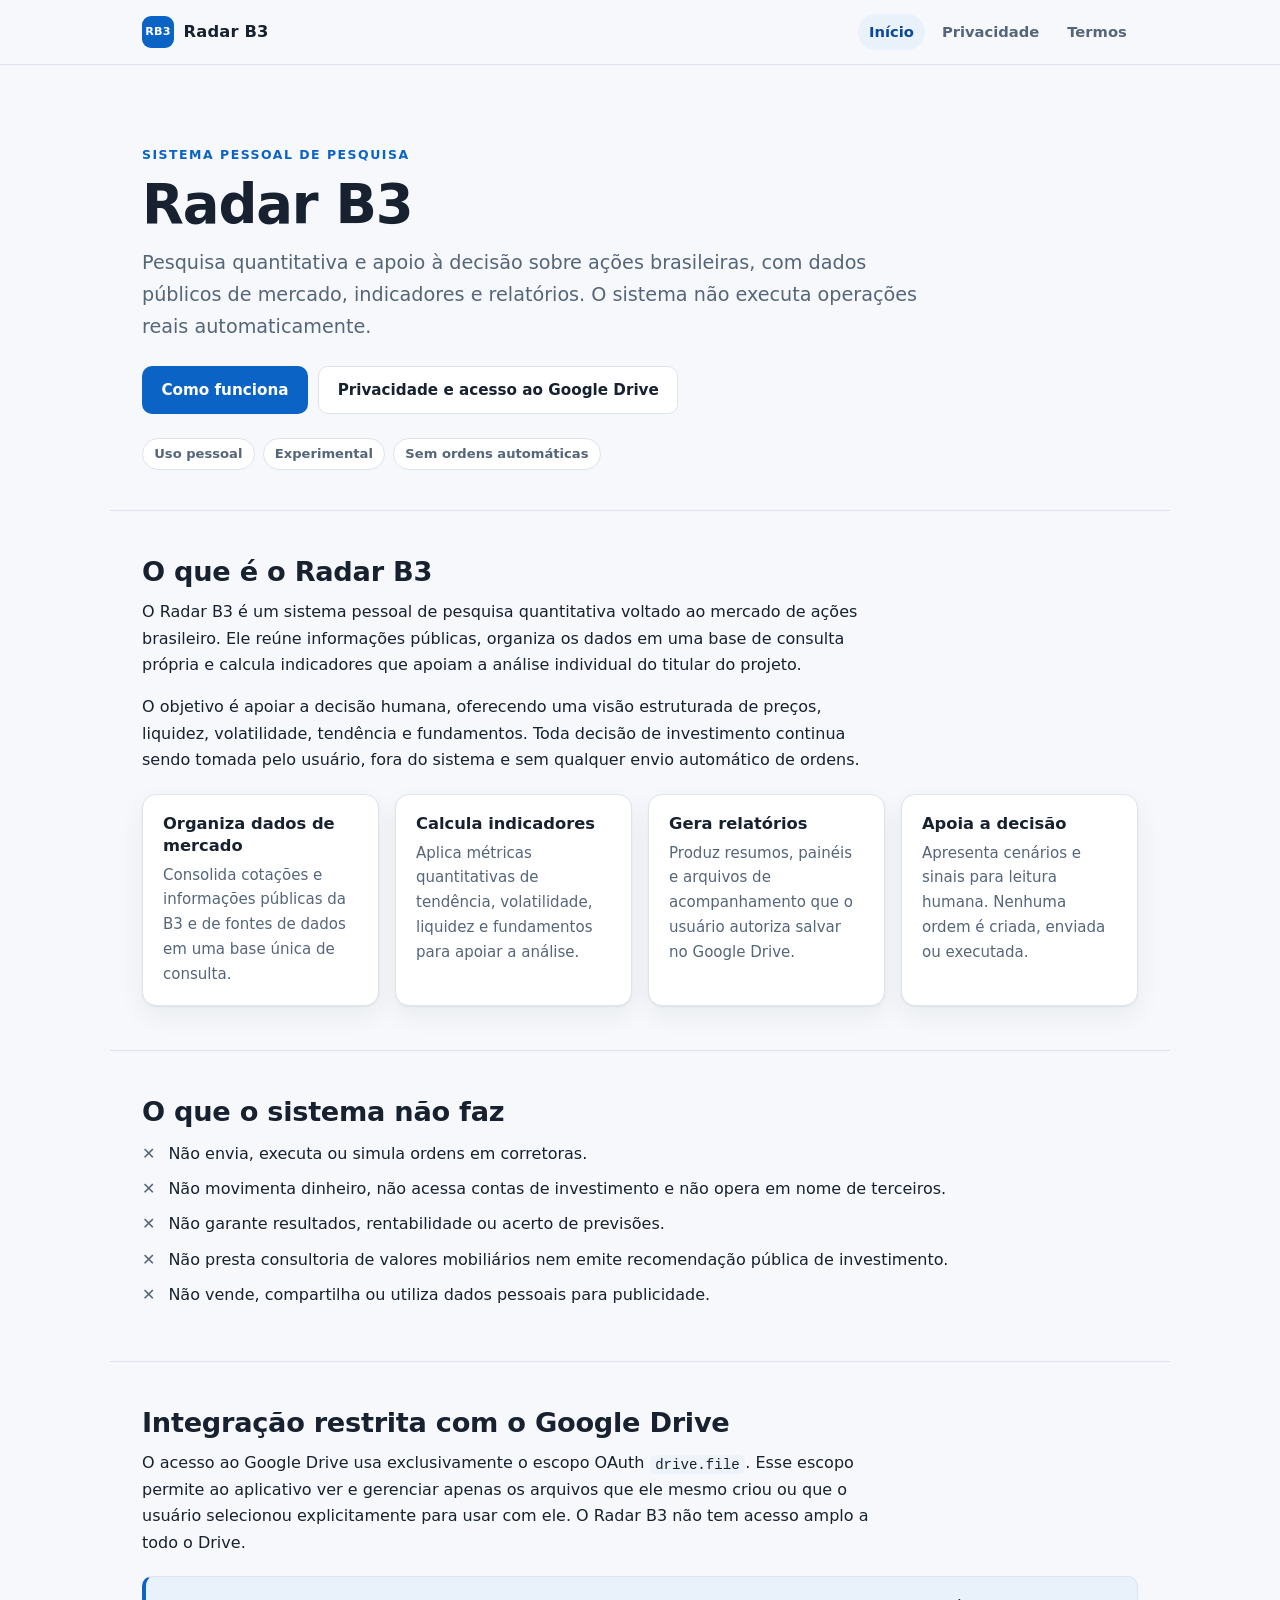
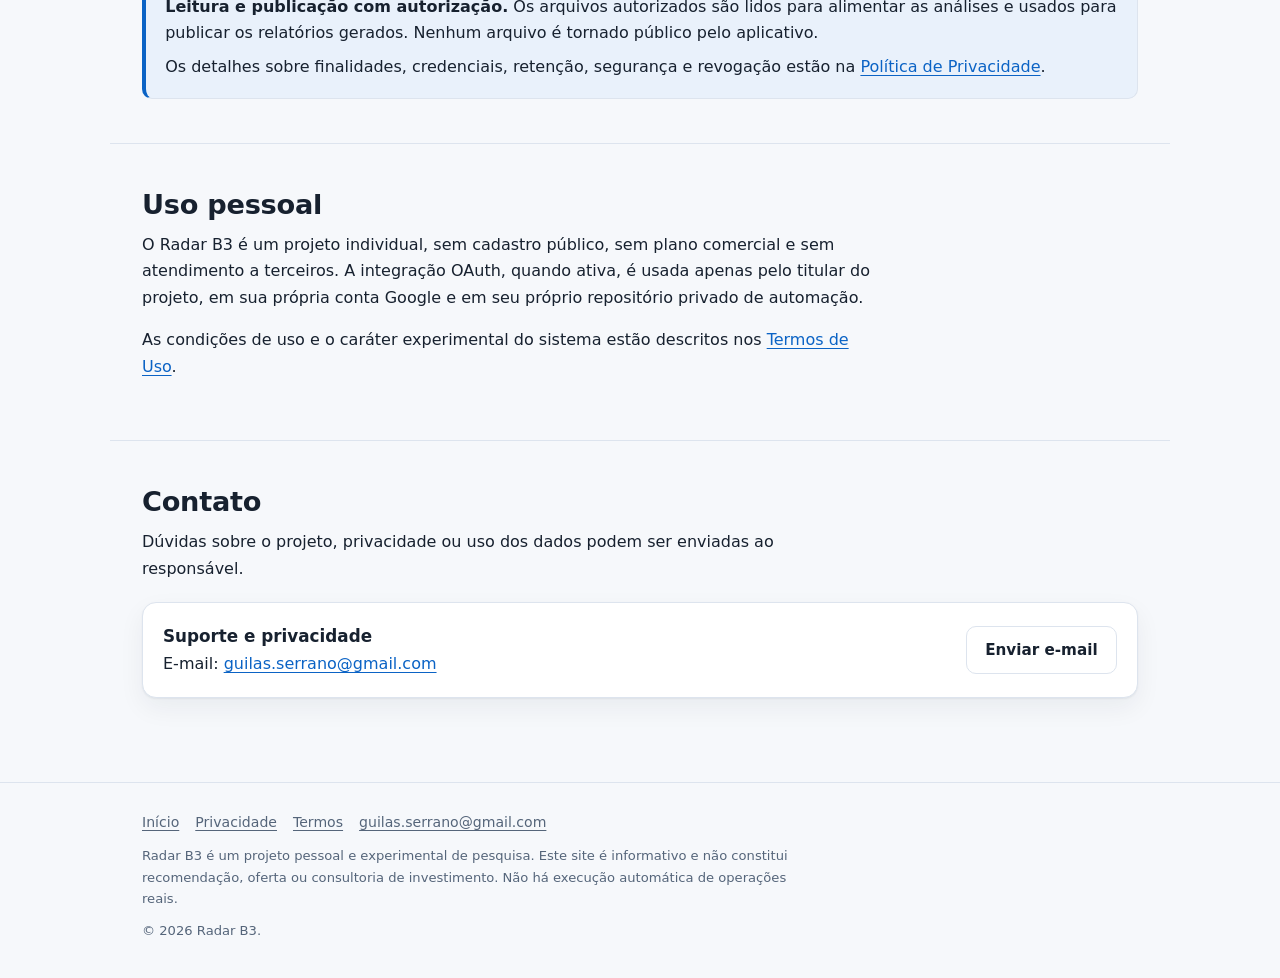
<file: index.html>
<!DOCTYPE html>
<html lang="pt-BR">
<head>
  <meta charset="utf-8">
  <meta name="viewport" content="width=device-width, initial-scale=1">
  <title>Radar B3 — Pesquisa quantitativa para ações brasileiras</title>
  <meta name="description" content="Radar B3 é um sistema pessoal de pesquisa quantitativa e apoio à decisão sobre ações brasileiras. Sem execução automática de operações reais.">
  <meta name="robots" content="index,follow">
  <meta name="theme-color" content="#0b63c5">
  <link rel="canonical" href="https://guilasserrano-code.github.io/">
  <link rel="stylesheet" href="style.css">
  <link rel="icon" href="data:image/svg+xml,%3Csvg xmlns='http://www.w3.org/2000/svg' viewBox='0 0 32 32'%3E%3Crect width='32' height='32' rx='7' fill='%230b63c5'/%3E%3Cpath d='M8 23V14M14 23V9M20 23V16M26 23V12' stroke='white' stroke-width='3' stroke-linecap='round'/%3E%3C/svg%3E">
  <!-- Verificação do Google Search Console: cole aqui a meta tag do método "Tag HTML" fornecida pelo Search Console. -->
</head>
<body>
  <a class="skip-link" href="#conteudo">Ir para o conteúdo</a>

  <header class="site-header">
    <div class="wrap header-inner">
      <a class="brand" href="index.html">
        <span class="brand-mark" aria-hidden="true">RB3</span>
        <span class="brand-text">Radar B3</span>
      </a>
      <nav aria-label="Navegação principal">
        <ul>
          <li><a href="index.html" aria-current="page">Início</a></li>
          <li><a href="privacidade.html">Privacidade</a></li>
          <li><a href="termos.html">Termos</a></li>
        </ul>
      </nav>
    </div>
  </header>

  <main id="conteudo">
    <section class="hero wrap">
      <p class="eyebrow">Sistema pessoal de pesquisa</p>
      <h1>Radar B3</h1>
      <p class="lead">Pesquisa quantitativa e apoio à decisão sobre ações brasileiras, com dados públicos de mercado, indicadores e relatórios. O sistema não executa operações reais automaticamente.</p>
      <div class="actions">
        <a class="button primary" href="#como-funciona">Como funciona</a>
        <a class="button" href="privacidade.html">Privacidade e acesso ao Google Drive</a>
      </div>
      <ul class="pill-row">
        <li class="pill">Uso pessoal</li>
        <li class="pill">Experimental</li>
        <li class="pill">Sem ordens automáticas</li>
      </ul>
    </section>

    <section class="section wrap" id="como-funciona">
      <h2>O que é o Radar B3</h2>
      <p>O Radar B3 é um sistema pessoal de pesquisa quantitativa voltado ao mercado de ações brasileiro. Ele reúne informações públicas, organiza os dados em uma base de consulta própria e calcula indicadores que apoiam a análise individual do titular do projeto.</p>
      <p>O objetivo é apoiar a decisão humana, oferecendo uma visão estruturada de preços, liquidez, volatilidade, tendência e fundamentos. Toda decisão de investimento continua sendo tomada pelo usuário, fora do sistema e sem qualquer envio automático de ordens.</p>

      <div class="grid">
        <article class="card">
          <h3>Organiza dados de mercado</h3>
          <p>Consolida cotações e informações públicas da B3 e de fontes de dados em uma base única de consulta.</p>
        </article>
        <article class="card">
          <h3>Calcula indicadores</h3>
          <p>Aplica métricas quantitativas de tendência, volatilidade, liquidez e fundamentos para apoiar a análise.</p>
        </article>
        <article class="card">
          <h3>Gera relatórios</h3>
          <p>Produz resumos, painéis e arquivos de acompanhamento que o usuário autoriza salvar no Google Drive.</p>
        </article>
        <article class="card">
          <h3>Apoia a decisão</h3>
          <p>Apresenta cenários e sinais para leitura humana. Nenhuma ordem é criada, enviada ou executada.</p>
        </article>
      </div>
    </section>

    <section class="section wrap">
      <h2>O que o sistema não faz</h2>
      <ul class="crosses">
        <li>Não envia, executa ou simula ordens em corretoras.</li>
        <li>Não movimenta dinheiro, não acessa contas de investimento e não opera em nome de terceiros.</li>
        <li>Não garante resultados, rentabilidade ou acerto de previsões.</li>
        <li>Não presta consultoria de valores mobiliários nem emite recomendação pública de investimento.</li>
        <li>Não vende, compartilha ou utiliza dados pessoais para publicidade.</li>
      </ul>
    </section>

    <section class="section wrap" id="drive">
      <h2>Integração restrita com o Google Drive</h2>
      <p>O acesso ao Google Drive usa exclusivamente o escopo OAuth <code>drive.file</code>. Esse escopo permite ao aplicativo ver e gerenciar apenas os arquivos que ele mesmo criou ou que o usuário selecionou explicitamente para usar com ele. O Radar B3 não tem acesso amplo a todo o Drive.</p>
      <div class="callout">
        <p><strong>Leitura e publicação com autorização.</strong> Os arquivos autorizados são lidos para alimentar as análises e usados para publicar os relatórios gerados. Nenhum arquivo é tornado público pelo aplicativo.</p>
        <p>Os detalhes sobre finalidades, credenciais, retenção, segurança e revogação estão na <a href="privacidade.html">Política de Privacidade</a>.</p>
      </div>
    </section>

    <section class="section wrap">
      <h2>Uso pessoal</h2>
      <p>O Radar B3 é um projeto individual, sem cadastro público, sem plano comercial e sem atendimento a terceiros. A integração OAuth, quando ativa, é usada apenas pelo titular do projeto, em sua própria conta Google e em seu próprio repositório privado de automação.</p>
      <p>As condições de uso e o caráter experimental do sistema estão descritos nos <a href="termos.html">Termos de Uso</a>.</p>
    </section>

    <section class="section wrap" id="contato">
      <h2>Contato</h2>
      <p>Dúvidas sobre o projeto, privacidade ou uso dos dados podem ser enviadas ao responsável.</p>
      <div class="contact-box">
        <p>
          <strong>Suporte e privacidade</strong>
          E-mail: <a href="mailto:guilas.serrano@gmail.com">guilas.serrano@gmail.com</a>
        </p>
        <a class="button" href="mailto:guilas.serrano@gmail.com?subject=Radar%20B3%20-%20Contato">Enviar e-mail</a>
      </div>
    </section>
  </main>

  <footer class="site-footer">
    <div class="wrap footer-inner">
      <nav aria-label="Links do rodapé">
        <a href="index.html">Início</a>
        <a href="privacidade.html">Privacidade</a>
        <a href="termos.html">Termos</a>
        <a href="mailto:guilas.serrano@gmail.com">guilas.serrano@gmail.com</a>
      </nav>
      <p class="fine">Radar B3 é um projeto pessoal e experimental de pesquisa. Este site é informativo e não constitui recomendação, oferta ou consultoria de investimento. Não há execução automática de operações reais.</p>
      <p class="fine">© 2026 Radar B3.</p>
    </div>
  </footer>
</body>
</html>
</file>
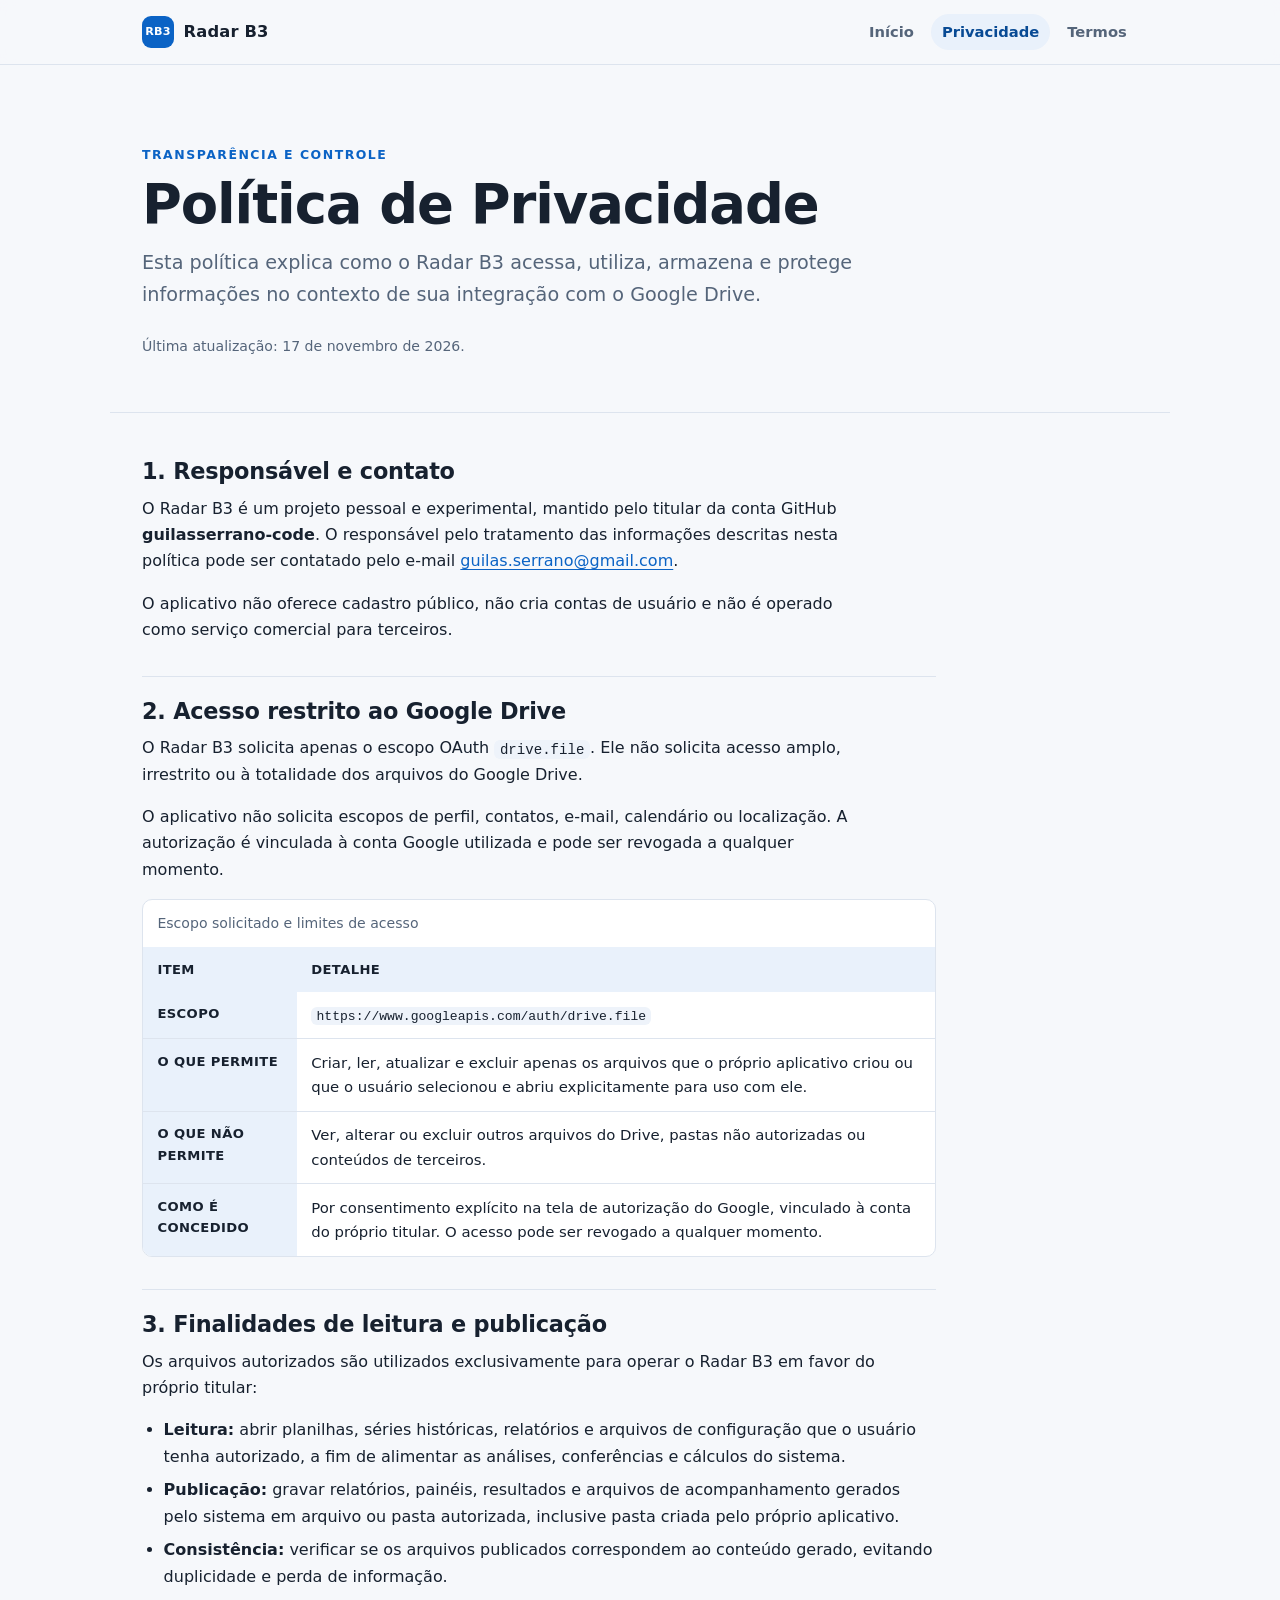
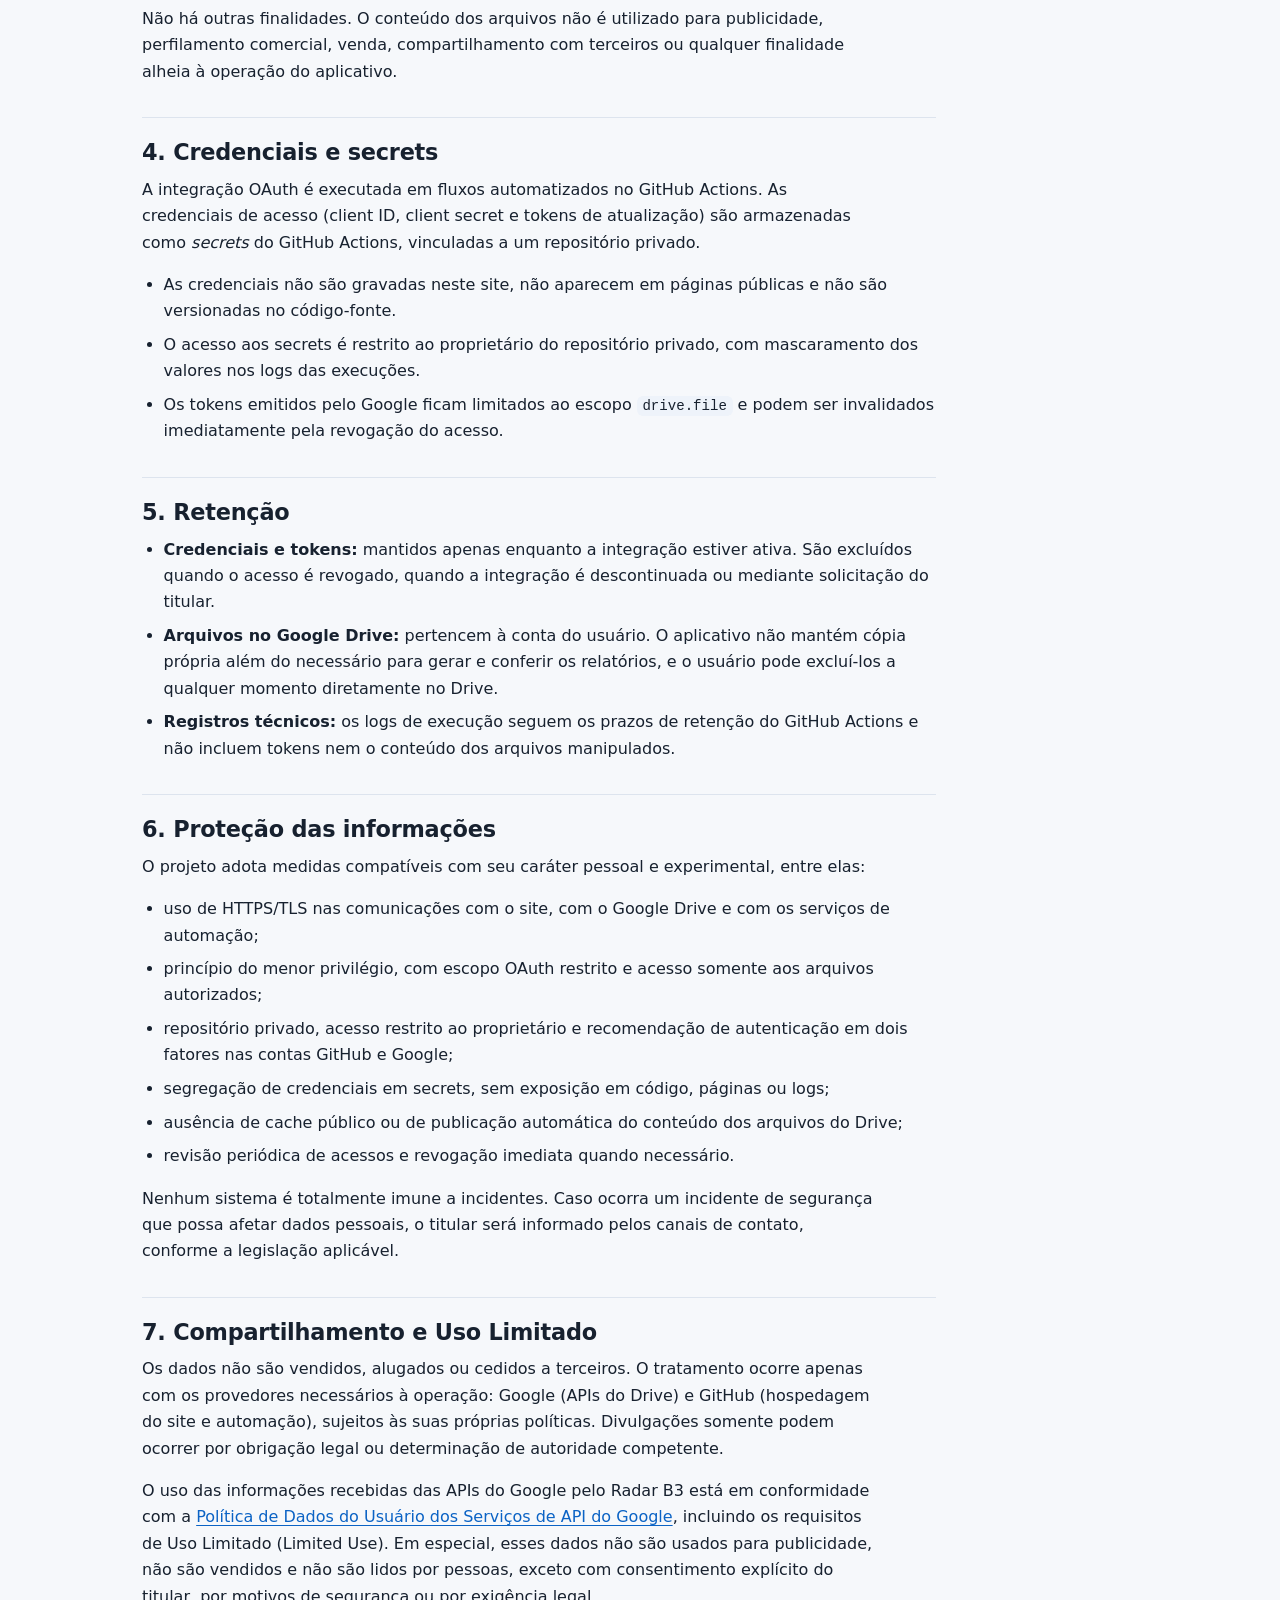
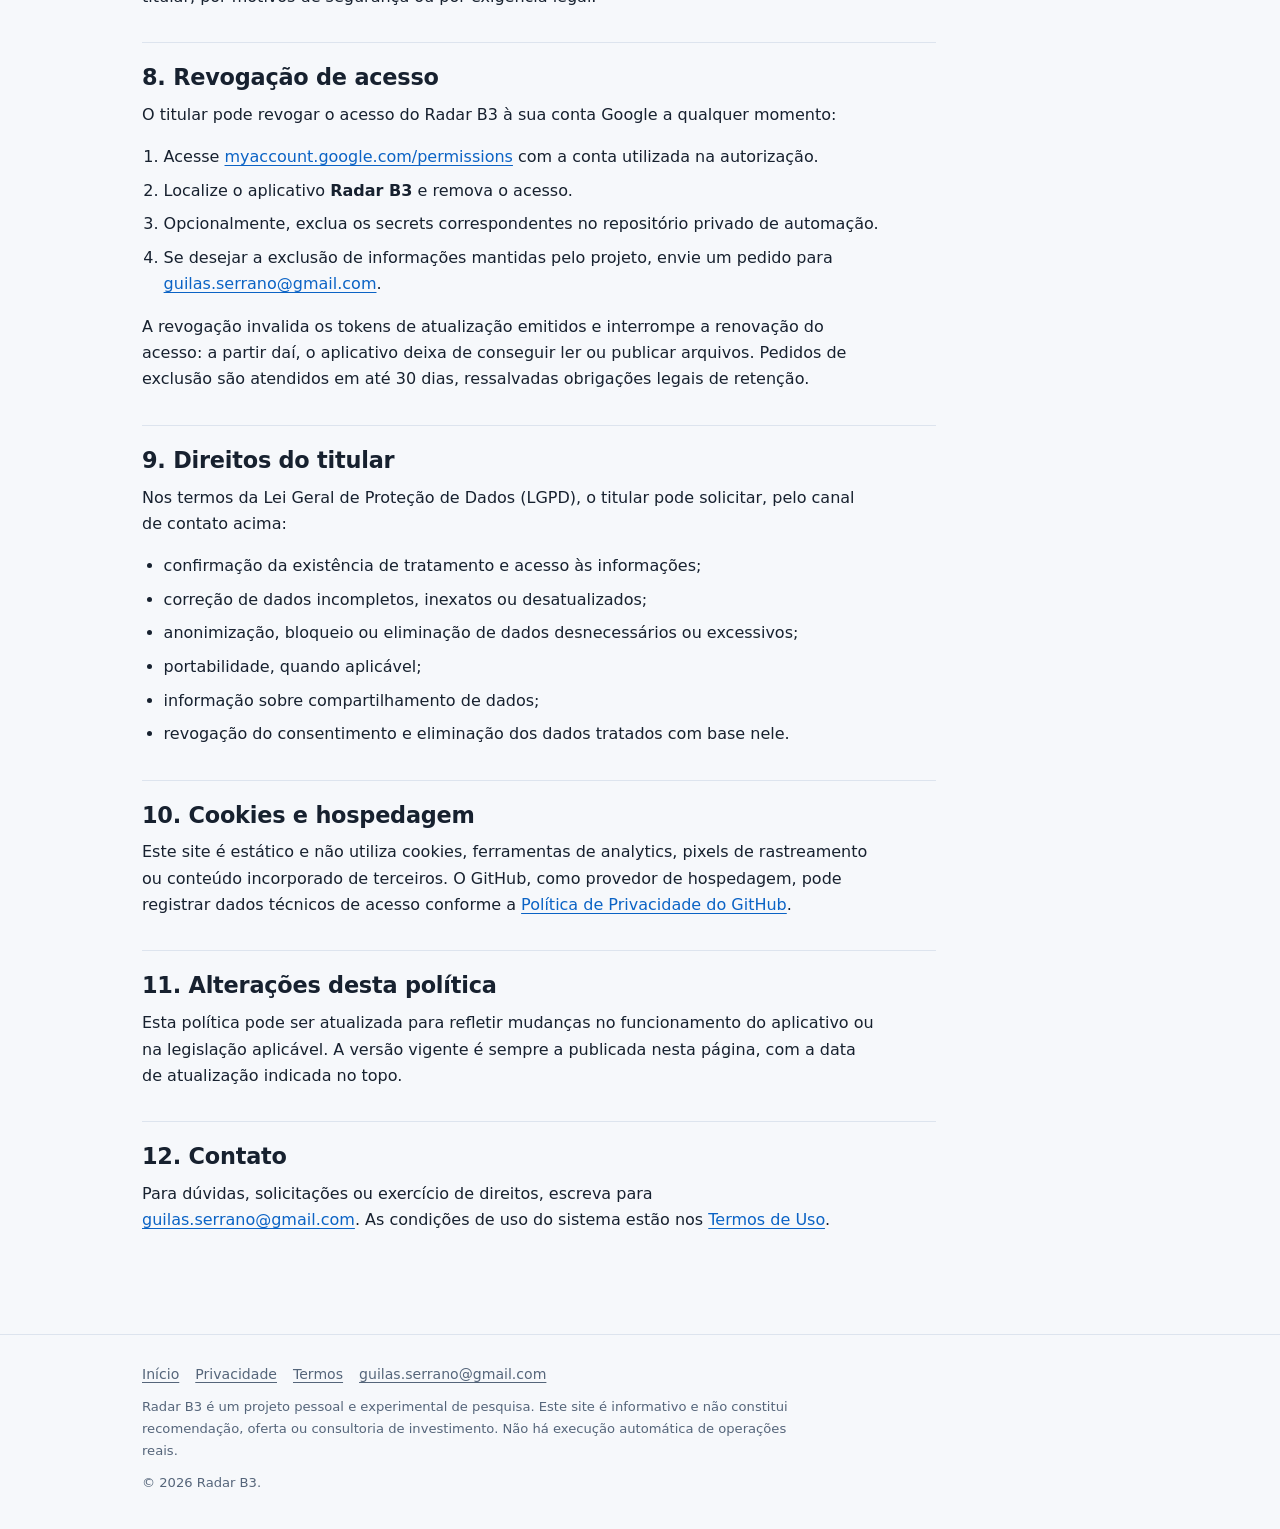
<file: privacidade.html>
<!DOCTYPE html>
<html lang="pt-BR">
<head>
  <meta charset="utf-8">
  <meta name="viewport" content="width=device-width, initial-scale=1">
  <title>Política de Privacidade — Radar B3</title>
  <meta name="description" content="Como o Radar B3 acessa o Google Drive com o escopo drive.file, para que usa os arquivos autorizados, como protege credenciais e como revogar o acesso.">
  <meta name="robots" content="index,follow">
  <meta name="theme-color" content="#0b63c5">
  <link rel="canonical" href="https://guilasserrano-code.github.io/privacidade.html">
  <link rel="stylesheet" href="style.css">
  <link rel="icon" href="data:image/svg+xml,%3Csvg xmlns='http://www.w3.org/2000/svg' viewBox='0 0 32 32'%3E%3Crect width='32' height='32' rx='7' fill='%230b63c5'/%3E%3Cpath d='M8 23V14M14 23V9M20 23V16M26 23V12' stroke='white' stroke-width='3' stroke-linecap='round'/%3E%3C/svg%3E">
</head>
<body>
  <a class="skip-link" href="#conteudo">Ir para o conteúdo</a>

  <header class="site-header">
    <div class="wrap header-inner">
      <a class="brand" href="index.html">
        <span class="brand-mark" aria-hidden="true">RB3</span>
        <span class="brand-text">Radar B3</span>
      </a>
      <nav aria-label="Navegação principal">
        <ul>
          <li><a href="index.html">Início</a></li>
          <li><a href="privacidade.html" aria-current="page">Privacidade</a></li>
          <li><a href="termos.html">Termos</a></li>
        </ul>
      </nav>
    </div>
  </header>

  <main id="conteudo">
    <section class="hero wrap">
      <p class="eyebrow">Transparência e controle</p>
      <h1>Política de Privacidade</h1>
      <p class="lead">Esta política explica como o Radar B3 acessa, utiliza, armazena e protege informações no contexto de sua integração com o Google Drive.</p>
      <p class="meta">Última atualização: 17 de novembro de 2026.</p>
    </section>

    <section class="section wrap">
      <div class="prose">
        <h2>1. Responsável e contato</h2>
        <p>O Radar B3 é um projeto pessoal e experimental, mantido pelo titular da conta GitHub <strong>guilasserrano-code</strong>. O responsável pelo tratamento das informações descritas nesta política pode ser contatado pelo e-mail <a href="mailto:guilas.serrano@gmail.com">guilas.serrano@gmail.com</a>.</p>
        <p>O aplicativo não oferece cadastro público, não cria contas de usuário e não é operado como serviço comercial para terceiros.</p>

        <h2>2. Acesso restrito ao Google Drive</h2>
        <p>O Radar B3 solicita apenas o escopo OAuth <code>drive.file</code>. Ele não solicita acesso amplo, irrestrito ou à totalidade dos arquivos do Google Drive.</p>
        <p>O aplicativo não solicita escopos de perfil, contatos, e-mail, calendário ou localização. A autorização é vinculada à conta Google utilizada e pode ser revogada a qualquer momento.</p>

        <div class="table-wrap">
          <table>
            <caption class="table-caption">Escopo solicitado e limites de acesso</caption>
            <thead>
              <tr>
                <th scope="col">Item</th>
                <th scope="col">Detalhe</th>
              </tr>
            </thead>
            <tbody>
              <tr>
                <th scope="row">Escopo</th>
                <td><code>https://www.googleapis.com/auth/drive.file</code></td>
              </tr>
              <tr>
                <th scope="row">O que permite</th>
                <td>Criar, ler, atualizar e excluir apenas os arquivos que o próprio aplicativo criou ou que o usuário selecionou e abriu explicitamente para uso com ele.</td>
              </tr>
              <tr>
                <th scope="row">O que não permite</th>
                <td>Ver, alterar ou excluir outros arquivos do Drive, pastas não autorizadas ou conteúdos de terceiros.</td>
              </tr>
              <tr>
                <th scope="row">Como é concedido</th>
                <td>Por consentimento explícito na tela de autorização do Google, vinculado à conta do próprio titular. O acesso pode ser revogado a qualquer momento.</td>
              </tr>
            </tbody>
          </table>
        </div>

        <h2>3. Finalidades de leitura e publicação</h2>
        <p>Os arquivos autorizados são utilizados exclusivamente para operar o Radar B3 em favor do próprio titular:</p>
        <ul>
          <li><strong>Leitura:</strong> abrir planilhas, séries históricas, relatórios e arquivos de configuração que o usuário tenha autorizado, a fim de alimentar as análises, conferências e cálculos do sistema.</li>
          <li><strong>Publicação:</strong> gravar relatórios, painéis, resultados e arquivos de acompanhamento gerados pelo sistema em arquivo ou pasta autorizada, inclusive pasta criada pelo próprio aplicativo.</li>
          <li><strong>Consistência:</strong> verificar se os arquivos publicados correspondem ao conteúdo gerado, evitando duplicidade e perda de informação.</li>
        </ul>
        <p>Não há outras finalidades. O conteúdo dos arquivos não é utilizado para publicidade, perfilamento comercial, venda, compartilhamento com terceiros ou qualquer finalidade alheia à operação do aplicativo.</p>

        <h2>4. Credenciais e secrets</h2>
        <p>A integração OAuth é executada em fluxos automatizados no GitHub Actions. As credenciais de acesso (client ID, client secret e tokens de atualização) são armazenadas como <em>secrets</em> do GitHub Actions, vinculadas a um repositório privado.</p>
        <ul>
          <li>As credenciais não são gravadas neste site, não aparecem em páginas públicas e não são versionadas no código-fonte.</li>
          <li>O acesso aos secrets é restrito ao proprietário do repositório privado, com mascaramento dos valores nos logs das execuções.</li>
          <li>Os tokens emitidos pelo Google ficam limitados ao escopo <code>drive.file</code> e podem ser invalidados imediatamente pela revogação do acesso.</li>
        </ul>

        <h2>5. Retenção</h2>
        <ul>
          <li><strong>Credenciais e tokens:</strong> mantidos apenas enquanto a integração estiver ativa. São excluídos quando o acesso é revogado, quando a integração é descontinuada ou mediante solicitação do titular.</li>
          <li><strong>Arquivos no Google Drive:</strong> pertencem à conta do usuário. O aplicativo não mantém cópia própria além do necessário para gerar e conferir os relatórios, e o usuário pode excluí-los a qualquer momento diretamente no Drive.</li>
          <li><strong>Registros técnicos:</strong> os logs de execução seguem os prazos de retenção do GitHub Actions e não incluem tokens nem o conteúdo dos arquivos manipulados.</li>
        </ul>

        <h2>6. Proteção das informações</h2>
        <p>O projeto adota medidas compatíveis com seu caráter pessoal e experimental, entre elas:</p>
        <ul>
          <li>uso de HTTPS/TLS nas comunicações com o site, com o Google Drive e com os serviços de automação;</li>
          <li>princípio do menor privilégio, com escopo OAuth restrito e acesso somente aos arquivos autorizados;</li>
          <li>repositório privado, acesso restrito ao proprietário e recomendação de autenticação em dois fatores nas contas GitHub e Google;</li>
          <li>segregação de credenciais em secrets, sem exposição em código, páginas ou logs;</li>
          <li>ausência de cache público ou de publicação automática do conteúdo dos arquivos do Drive;</li>
          <li>revisão periódica de acessos e revogação imediata quando necessário.</li>
        </ul>
        <p>Nenhum sistema é totalmente imune a incidentes. Caso ocorra um incidente de segurança que possa afetar dados pessoais, o titular será informado pelos canais de contato, conforme a legislação aplicável.</p>

        <h2>7. Compartilhamento e Uso Limitado</h2>
        <p>Os dados não são vendidos, alugados ou cedidos a terceiros. O tratamento ocorre apenas com os provedores necessários à operação: Google (APIs do Drive) e GitHub (hospedagem do site e automação), sujeitos às suas próprias políticas. Divulgações somente podem ocorrer por obrigação legal ou determinação de autoridade competente.</p>
        <p>O uso das informações recebidas das APIs do Google pelo Radar B3 está em conformidade com a <a href="https://developers.google.com/terms/api-services-user-data-policy">Política de Dados do Usuário dos Serviços de API do Google</a>, incluindo os requisitos de Uso Limitado (Limited Use). Em especial, esses dados não são usados para publicidade, não são vendidos e não são lidos por pessoas, exceto com consentimento explícito do titular, por motivos de segurança ou por exigência legal.</p>

        <h2>8. Revogação de acesso</h2>
        <p>O titular pode revogar o acesso do Radar B3 à sua conta Google a qualquer momento:</p>
        <ol>
          <li>Acesse <a href="https://myaccount.google.com/permissions">myaccount.google.com/permissions</a> com a conta utilizada na autorização.</li>
          <li>Localize o aplicativo <strong>Radar B3</strong> e remova o acesso.</li>
          <li>Opcionalmente, exclua os secrets correspondentes no repositório privado de automação.</li>
          <li>Se desejar a exclusão de informações mantidas pelo projeto, envie um pedido para <a href="mailto:guilas.serrano@gmail.com">guilas.serrano@gmail.com</a>.</li>
        </ol>
        <p>A revogação invalida os tokens de atualização emitidos e interrompe a renovação do acesso: a partir daí, o aplicativo deixa de conseguir ler ou publicar arquivos. Pedidos de exclusão são atendidos em até 30 dias, ressalvadas obrigações legais de retenção.</p>

        <h2>9. Direitos do titular</h2>
        <p>Nos termos da Lei Geral de Proteção de Dados (LGPD), o titular pode solicitar, pelo canal de contato acima:</p>
        <ul>
          <li>confirmação da existência de tratamento e acesso às informações;</li>
          <li>correção de dados incompletos, inexatos ou desatualizados;</li>
          <li>anonimização, bloqueio ou eliminação de dados desnecessários ou excessivos;</li>
          <li>portabilidade, quando aplicável;</li>
          <li>informação sobre compartilhamento de dados;</li>
          <li>revogação do consentimento e eliminação dos dados tratados com base nele.</li>
        </ul>

        <h2>10. Cookies e hospedagem</h2>
        <p>Este site é estático e não utiliza cookies, ferramentas de analytics, pixels de rastreamento ou conteúdo incorporado de terceiros. O GitHub, como provedor de hospedagem, pode registrar dados técnicos de acesso conforme a <a href="https://docs.github.com/site-policy/privacy-policies/github-privacy-statement">Política de Privacidade do GitHub</a>.</p>

        <h2>11. Alterações desta política</h2>
        <p>Esta política pode ser atualizada para refletir mudanças no funcionamento do aplicativo ou na legislação aplicável. A versão vigente é sempre a publicada nesta página, com a data de atualização indicada no topo.</p>

        <h2>12. Contato</h2>
        <p>Para dúvidas, solicitações ou exercício de direitos, escreva para <a href="mailto:guilas.serrano@gmail.com">guilas.serrano@gmail.com</a>. As condições de uso do sistema estão nos <a href="termos.html">Termos de Uso</a>.</p>
      </div>
    </section>
  </main>

  <footer class="site-footer">
    <div class="wrap footer-inner">
      <nav aria-label="Links do rodapé">
        <a href="index.html">Início</a>
        <a href="privacidade.html">Privacidade</a>
        <a href="termos.html">Termos</a>
        <a href="mailto:guilas.serrano@gmail.com">guilas.serrano@gmail.com</a>
      </nav>
      <p class="fine">Radar B3 é um projeto pessoal e experimental de pesquisa. Este site é informativo e não constitui recomendação, oferta ou consultoria de investimento. Não há execução automática de operações reais.</p>
      <p class="fine">© 2026 Radar B3.</p>
    </div>
  </footer>
</body>
</html>
</file>
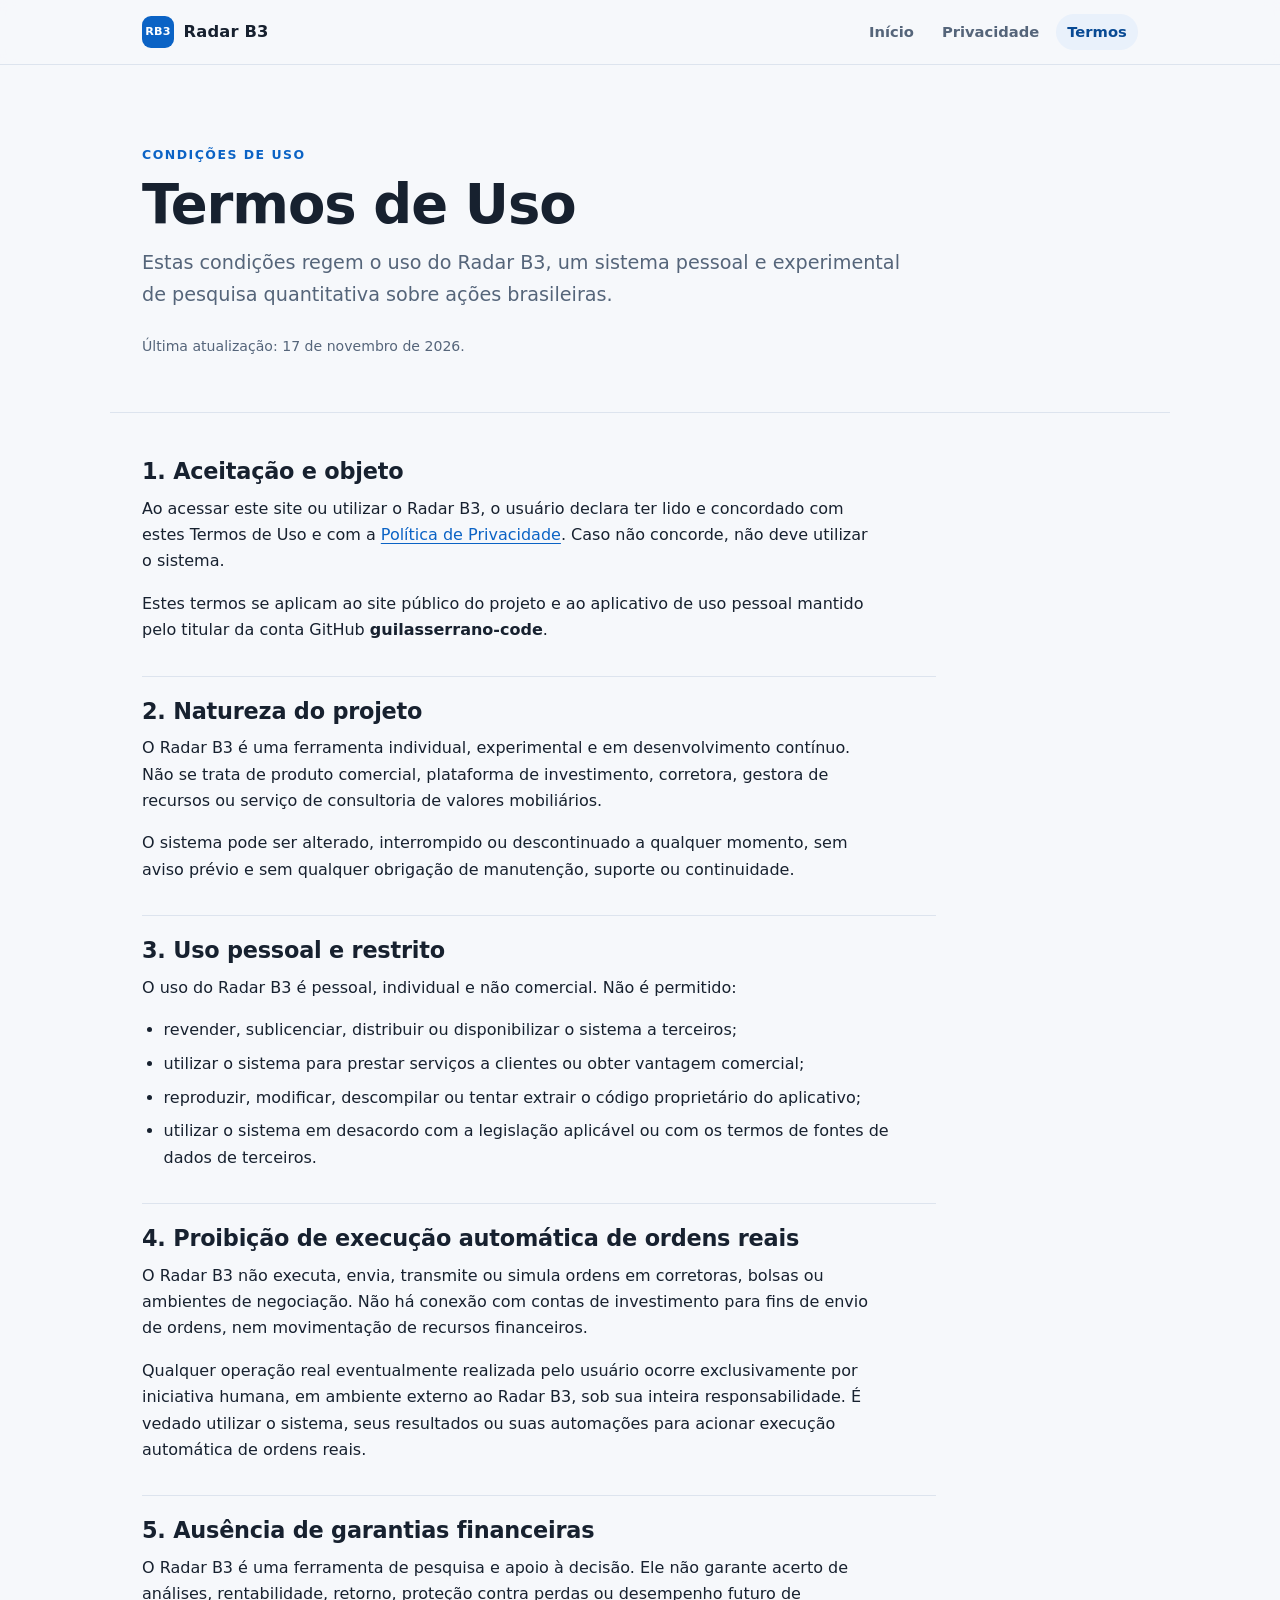
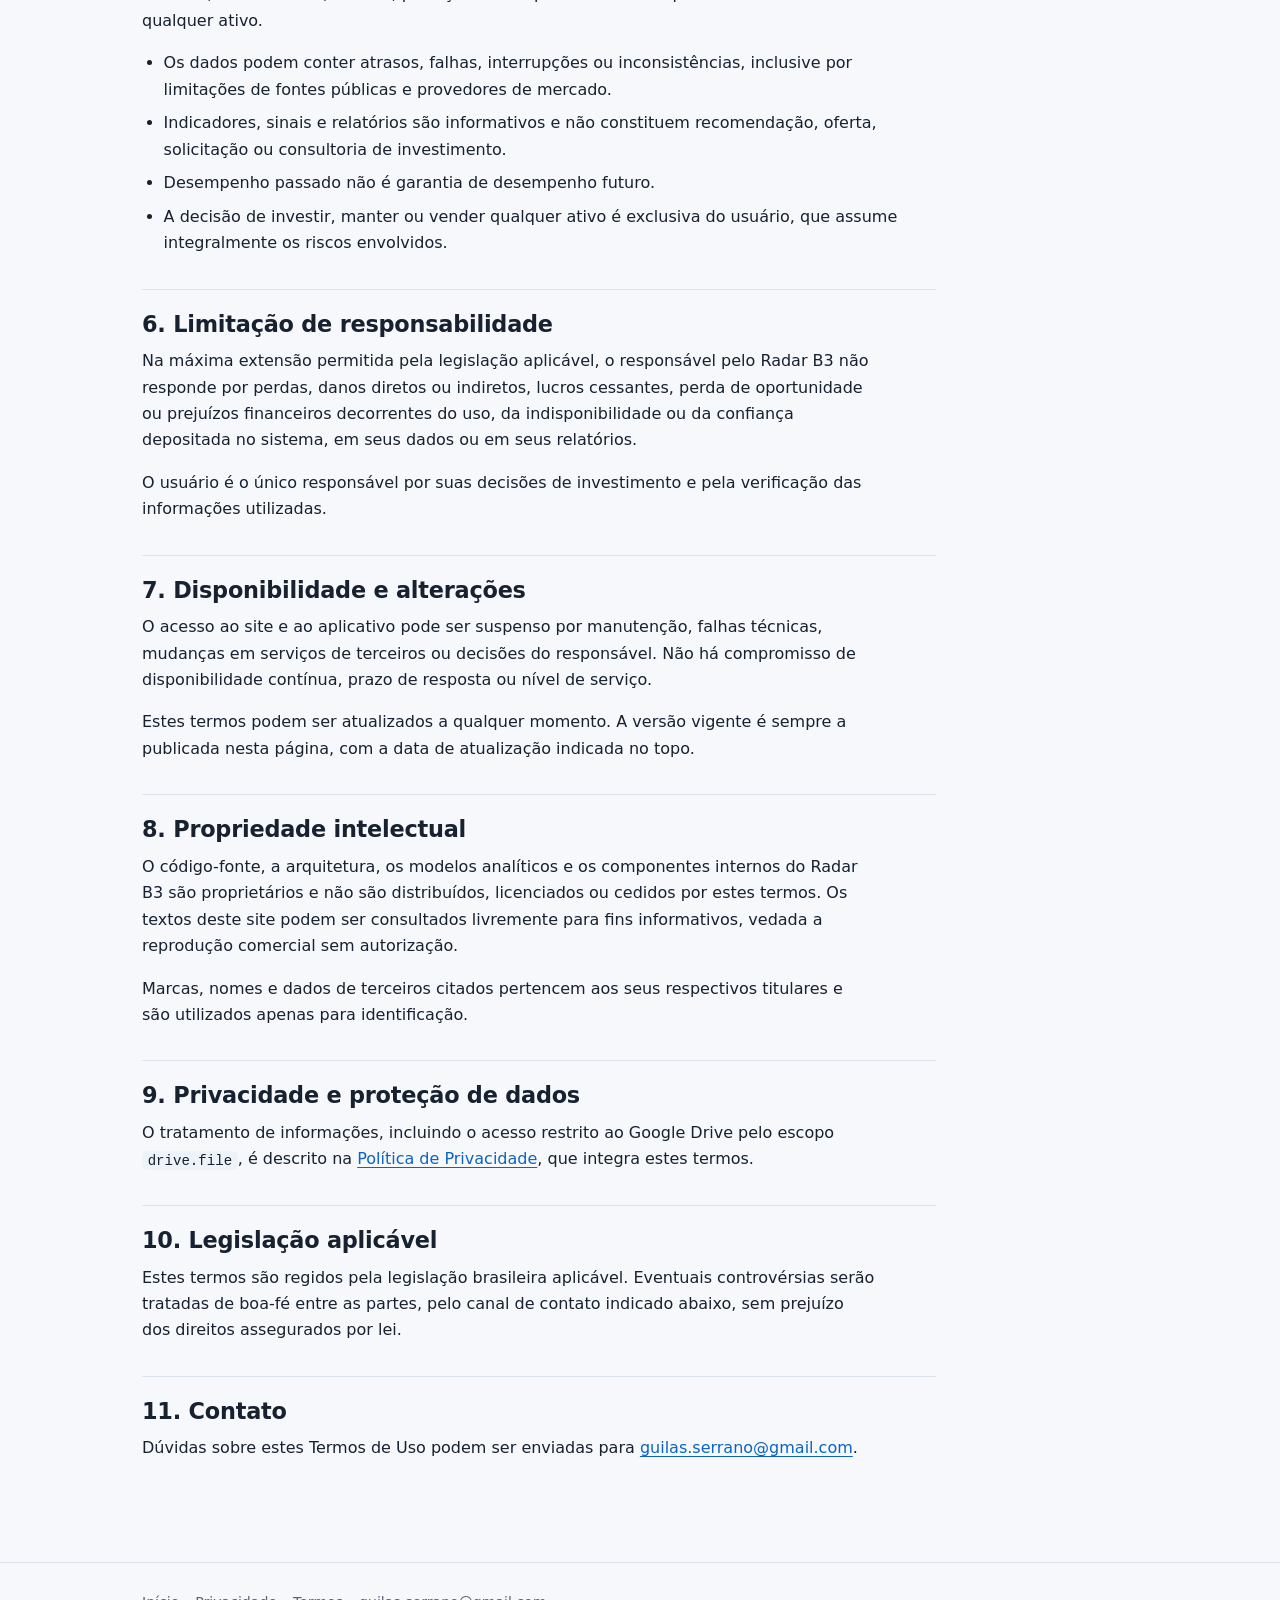
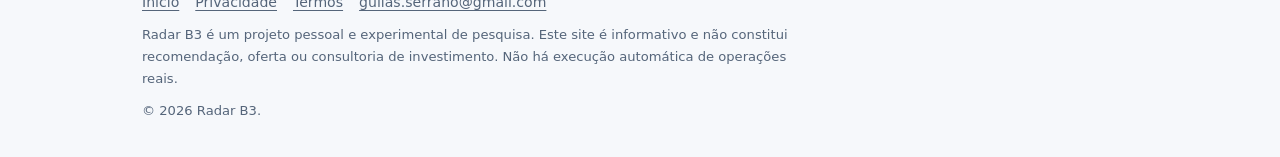
<file: termos.html>
<!DOCTYPE html>
<html lang="pt-BR">
<head>
  <meta charset="utf-8">
  <meta name="viewport" content="width=device-width, initial-scale=1">
  <title>Termos de Uso — Radar B3</title>
  <meta name="description" content="Condições de uso pessoal do Radar B3: caráter experimental, ausência de garantias financeiras e proibição de execução automática de ordens reais.">
  <meta name="robots" content="index,follow">
  <meta name="theme-color" content="#0b63c5">
  <link rel="canonical" href="https://guilasserrano-code.github.io/termos.html">
  <link rel="stylesheet" href="style.css">
  <link rel="icon" href="data:image/svg+xml,%3Csvg xmlns='http://www.w3.org/2000/svg' viewBox='0 0 32 32'%3E%3Crect width='32' height='32' rx='7' fill='%230b63c5'/%3E%3Cpath d='M8 23V14M14 23V9M20 23V16M26 23V12' stroke='white' stroke-width='3' stroke-linecap='round'/%3E%3C/svg%3E">
</head>
<body>
  <a class="skip-link" href="#conteudo">Ir para o conteúdo</a>

  <header class="site-header">
    <div class="wrap header-inner">
      <a class="brand" href="index.html">
        <span class="brand-mark" aria-hidden="true">RB3</span>
        <span class="brand-text">Radar B3</span>
      </a>
      <nav aria-label="Navegação principal">
        <ul>
          <li><a href="index.html">Início</a></li>
          <li><a href="privacidade.html">Privacidade</a></li>
          <li><a href="termos.html" aria-current="page">Termos</a></li>
        </ul>
      </nav>
    </div>
  </header>

  <main id="conteudo">
    <section class="hero wrap">
      <p class="eyebrow">Condições de uso</p>
      <h1>Termos de Uso</h1>
      <p class="lead">Estas condições regem o uso do Radar B3, um sistema pessoal e experimental de pesquisa quantitativa sobre ações brasileiras.</p>
      <p class="meta">Última atualização: 17 de novembro de 2026.</p>
    </section>

    <section class="section wrap">
      <div class="prose">
        <h2>1. Aceitação e objeto</h2>
        <p>Ao acessar este site ou utilizar o Radar B3, o usuário declara ter lido e concordado com estes Termos de Uso e com a <a href="privacidade.html">Política de Privacidade</a>. Caso não concorde, não deve utilizar o sistema.</p>
        <p>Estes termos se aplicam ao site público do projeto e ao aplicativo de uso pessoal mantido pelo titular da conta GitHub <strong>guilasserrano-code</strong>.</p>

        <h2>2. Natureza do projeto</h2>
        <p>O Radar B3 é uma ferramenta individual, experimental e em desenvolvimento contínuo. Não se trata de produto comercial, plataforma de investimento, corretora, gestora de recursos ou serviço de consultoria de valores mobiliários.</p>
        <p>O sistema pode ser alterado, interrompido ou descontinuado a qualquer momento, sem aviso prévio e sem qualquer obrigação de manutenção, suporte ou continuidade.</p>

        <h2>3. Uso pessoal e restrito</h2>
        <p>O uso do Radar B3 é pessoal, individual e não comercial. Não é permitido:</p>
        <ul>
          <li>revender, sublicenciar, distribuir ou disponibilizar o sistema a terceiros;</li>
          <li>utilizar o sistema para prestar serviços a clientes ou obter vantagem comercial;</li>
          <li>reproduzir, modificar, descompilar ou tentar extrair o código proprietário do aplicativo;</li>
          <li>utilizar o sistema em desacordo com a legislação aplicável ou com os termos de fontes de dados de terceiros.</li>
        </ul>

        <h2>4. Proibição de execução automática de ordens reais</h2>
        <p>O Radar B3 não executa, envia, transmite ou simula ordens em corretoras, bolsas ou ambientes de negociação. Não há conexão com contas de investimento para fins de envio de ordens, nem movimentação de recursos financeiros.</p>
        <p>Qualquer operação real eventualmente realizada pelo usuário ocorre exclusivamente por iniciativa humana, em ambiente externo ao Radar B3, sob sua inteira responsabilidade. É vedado utilizar o sistema, seus resultados ou suas automações para acionar execução automática de ordens reais.</p>

        <h2>5. Ausência de garantias financeiras</h2>
        <p>O Radar B3 é uma ferramenta de pesquisa e apoio à decisão. Ele não garante acerto de análises, rentabilidade, retorno, proteção contra perdas ou desempenho futuro de qualquer ativo.</p>
        <ul>
          <li>Os dados podem conter atrasos, falhas, interrupções ou inconsistências, inclusive por limitações de fontes públicas e provedores de mercado.</li>
          <li>Indicadores, sinais e relatórios são informativos e não constituem recomendação, oferta, solicitação ou consultoria de investimento.</li>
          <li>Desempenho passado não é garantia de desempenho futuro.</li>
          <li>A decisão de investir, manter ou vender qualquer ativo é exclusiva do usuário, que assume integralmente os riscos envolvidos.</li>
        </ul>

        <h2>6. Limitação de responsabilidade</h2>
        <p>Na máxima extensão permitida pela legislação aplicável, o responsável pelo Radar B3 não responde por perdas, danos diretos ou indiretos, lucros cessantes, perda de oportunidade ou prejuízos financeiros decorrentes do uso, da indisponibilidade ou da confiança depositada no sistema, em seus dados ou em seus relatórios.</p>
        <p>O usuário é o único responsável por suas decisões de investimento e pela verificação das informações utilizadas.</p>

        <h2>7. Disponibilidade e alterações</h2>
        <p>O acesso ao site e ao aplicativo pode ser suspenso por manutenção, falhas técnicas, mudanças em serviços de terceiros ou decisões do responsável. Não há compromisso de disponibilidade contínua, prazo de resposta ou nível de serviço.</p>
        <p>Estes termos podem ser atualizados a qualquer momento. A versão vigente é sempre a publicada nesta página, com a data de atualização indicada no topo.</p>

        <h2>8. Propriedade intelectual</h2>
        <p>O código-fonte, a arquitetura, os modelos analíticos e os componentes internos do Radar B3 são proprietários e não são distribuídos, licenciados ou cedidos por estes termos. Os textos deste site podem ser consultados livremente para fins informativos, vedada a reprodução comercial sem autorização.</p>
        <p>Marcas, nomes e dados de terceiros citados pertencem aos seus respectivos titulares e são utilizados apenas para identificação.</p>

        <h2>9. Privacidade e proteção de dados</h2>
        <p>O tratamento de informações, incluindo o acesso restrito ao Google Drive pelo escopo <code>drive.file</code>, é descrito na <a href="privacidade.html">Política de Privacidade</a>, que integra estes termos.</p>

        <h2>10. Legislação aplicável</h2>
        <p>Estes termos são regidos pela legislação brasileira aplicável. Eventuais controvérsias serão tratadas de boa-fé entre as partes, pelo canal de contato indicado abaixo, sem prejuízo dos direitos assegurados por lei.</p>

        <h2>11. Contato</h2>
        <p>Dúvidas sobre estes Termos de Uso podem ser enviadas para <a href="mailto:guilas.serrano@gmail.com">guilas.serrano@gmail.com</a>.</p>
      </div>
    </section>
  </main>

  <footer class="site-footer">
    <div class="wrap footer-inner">
      <nav aria-label="Links do rodapé">
        <a href="index.html">Início</a>
        <a href="privacidade.html">Privacidade</a>
        <a href="termos.html">Termos</a>
        <a href="mailto:guilas.serrano@gmail.com">guilas.serrano@gmail.com</a>
      </nav>
      <p class="fine">Radar B3 é um projeto pessoal e experimental de pesquisa. Este site é informativo e não constitui recomendação, oferta ou consultoria de investimento. Não há execução automática de operações reais.</p>
      <p class="fine">© 2026 Radar B3.</p>
    </div>
  </footer>
</body>
</html>
</file>
<file: style.css>
/* Radar B3 — folha de estilo única, sem dependências externas */

:root {
  --bg: #f6f8fb;
  --surface: #ffffff;
  --text: #17212f;
  --muted: #55657a;
  --line: #dde4ee;
  --accent: #0b63c5;
  --accent-strong: #084a94;
  --accent-soft: #e9f1fb;
  --on-accent: #ffffff;
  --code-bg: #eef3fa;
  --shadow: 0 1px 2px rgba(16, 32, 56, 0.06), 0 10px 26px rgba(16, 32, 56, 0.06);
  --radius: 14px;
  --max: 1060px;
}

@media (prefers-color-scheme: dark) {
  :root {
    --bg: #0d1520;
    --surface: #131f2e;
    --text: #e8eef7;
    --muted: #a3b2c6;
    --line: #25364a;
    --accent: #6cb0ff;
    --accent-strong: #9ccaff;
    --accent-soft: #16283d;
    --on-accent: #07121f;
    --code-bg: #1a2a3d;
    --shadow: 0 1px 2px rgba(0, 0, 0, 0.35), 0 12px 28px rgba(0, 0, 0, 0.25);
  }
}

*,
*::before,
*::after {
  box-sizing: border-box;
}

html {
  -webkit-text-size-adjust: 100%;
  scroll-behavior: smooth;
}

body {
  margin: 0;
  background: var(--bg);
  color: var(--text);
  font-family: system-ui, -apple-system, "Segoe UI", Roboto, "Helvetica Neue", Arial, sans-serif;
  font-size: 1rem;
  line-height: 1.65;
}

img,
svg {
  max-width: 100%;
}

a {
  color: var(--accent);
  text-decoration-thickness: 1px;
  text-underline-offset: 0.18em;
}

a:hover {
  color: var(--accent-strong);
}

:focus-visible {
  outline: 3px solid var(--accent);
  outline-offset: 2px;
  border-radius: 4px;
}

.skip-link {
  position: absolute;
  left: 0.75rem;
  top: -3rem;
  z-index: 100;
  padding: 0.6rem 1rem;
  background: var(--surface);
  border: 1px solid var(--line);
  border-radius: 8px;
  color: var(--text);
  font-weight: 600;
  transition: top 0.15s ease;
}

.skip-link:focus {
  top: 0.75rem;
}

.wrap {
  width: 100%;
  max-width: var(--max);
  margin-inline: auto;
  padding-inline: clamp(1rem, 4vw, 2rem);
}

/* Cabeçalho */

.site-header {
  border-bottom: 1px solid var(--line);
  background: color-mix(in srgb, var(--bg) 88%, transparent);
  backdrop-filter: blur(8px);
}

.header-inner {
  display: flex;
  flex-wrap: wrap;
  align-items: center;
  justify-content: space-between;
  gap: 0.75rem 1.5rem;
  padding-block: 0.9rem;
}

.brand {
  display: inline-flex;
  align-items: center;
  gap: 0.6rem;
  color: var(--text);
  font-weight: 700;
  letter-spacing: 0.01em;
  text-decoration: none;
}

.brand-text {
  font-size: 1.02rem;
}

.brand-mark {
  display: grid;
  place-items: center;
  width: 2rem;
  height: 2rem;
  border-radius: 9px;
  background: var(--accent);
  color: var(--on-accent);
  font-size: 0.7rem;
  font-weight: 800;
  letter-spacing: 0.02em;
}

.brand:hover {
  color: var(--text);
}

.site-header nav ul {
  display: flex;
  flex-wrap: wrap;
  gap: 0.25rem 0.35rem;
  margin: 0;
  padding: 0;
  list-style: none;
}

.site-header nav a {
  display: inline-block;
  padding: 0.35rem 0.7rem;
  border-radius: 999px;
  color: var(--muted);
  font-size: 0.92rem;
  font-weight: 600;
  text-decoration: none;
}

.site-header nav a:hover {
  background: var(--accent-soft);
  color: var(--accent-strong);
}

.site-header nav a[aria-current="page"] {
  background: var(--accent-soft);
  color: var(--accent-strong);
}

/* Capa */

.hero {
  padding-block: clamp(2.5rem, 7vw, 5rem) clamp(1.5rem, 4vw, 2.5rem);
}

.eyebrow {
  margin: 0 0 0.6rem;
  color: var(--accent);
  font-size: 0.78rem;
  font-weight: 700;
  letter-spacing: 0.12em;
  text-transform: uppercase;
}

h1 {
  margin: 0 0 0.75rem;
  font-size: clamp(2.2rem, 6vw, 3.4rem);
  line-height: 1.1;
  letter-spacing: -0.02em;
}

.lead {
  max-width: 64ch;
  margin: 0 0 1.5rem;
  color: var(--muted);
  font-size: clamp(1.05rem, 2.2vw, 1.2rem);
}

.actions {
  display: flex;
  flex-wrap: wrap;
  gap: 0.65rem;
  margin-bottom: 1.5rem;
}

.button {
  display: inline-block;
  padding: 0.65rem 1.15rem;
  border: 1px solid var(--line);
  border-radius: 10px;
  background: var(--surface);
  color: var(--text);
  font-size: 0.95rem;
  font-weight: 600;
  text-decoration: none;
  transition: transform 0.12s ease, border-color 0.12s ease, background 0.12s ease;
}

.button:hover {
  border-color: var(--accent);
  color: var(--accent-strong);
  transform: translateY(-1px);
}

.button.primary {
  border-color: transparent;
  background: var(--accent);
  color: var(--on-accent);
}

.button.primary:hover {
  background: var(--accent-strong);
  color: var(--on-accent);
}

.pill-row {
  display: flex;
  flex-wrap: wrap;
  gap: 0.5rem;
  margin: 0;
  padding: 0;
  list-style: none;
}

.pill {
  padding: 0.25rem 0.7rem;
  border: 1px solid var(--line);
  border-radius: 999px;
  background: var(--surface);
  color: var(--muted);
  font-size: 0.82rem;
  font-weight: 600;
}

/* Seções e cartões */

.section {
  padding-block: clamp(1.75rem, 4vw, 2.75rem);
  border-top: 1px solid var(--line);
}

.section h2 {
  margin: 0 0 0.65rem;
  font-size: clamp(1.35rem, 3.4vw, 1.7rem);
  line-height: 1.25;
  letter-spacing: -0.01em;
}

.section > p,
.prose > p {
  max-width: 72ch;
  margin: 0 0 1rem;
}

.grid {
  display: grid;
  grid-template-columns: repeat(auto-fit, minmax(min(100%, 230px), 1fr));
  gap: 1rem;
  margin-top: 1.25rem;
}

.card {
  padding: 1.15rem 1.25rem;
  border: 1px solid var(--line);
  border-radius: var(--radius);
  background: var(--surface);
  box-shadow: var(--shadow);
}

.card h3 {
  margin: 0 0 0.35rem;
  font-size: 1.02rem;
  line-height: 1.35;
}

.card p {
  margin: 0;
  color: var(--muted);
  font-size: 0.94rem;
}

.callout {
  margin-top: 1.25rem;
  padding: 1.05rem 1.2rem;
  border: 1px solid var(--line);
  border-left: 4px solid var(--accent);
  border-radius: 10px;
  background: var(--accent-soft);
}

.callout p {
  margin: 0 0 0.5rem;
}

.callout p:last-child {
  margin-bottom: 0;
}

/* Listas */

.checks,
.crosses {
  margin: 0.75rem 0 0;
  padding: 0;
  list-style: none;
}

.checks li,
.crosses li {
  position: relative;
  margin: 0 0 0.55rem;
  padding-left: 1.65rem;
}

.checks li::before,
.crosses li::before {
  position: absolute;
  left: 0;
  top: 0;
  font-weight: 700;
}

.checks li::before {
  content: "✓";
  color: var(--accent);
}

.crosses li::before {
  content: "✕";
  color: var(--muted);
}

/* Texto legal */

.prose {
  max-width: 78ch;
}

.prose h2 {
  margin: 2rem 0 0.6rem;
  padding-top: 1.25rem;
  border-top: 1px solid var(--line);
  font-size: clamp(1.2rem, 2.6vw, 1.4rem);
  line-height: 1.3;
}

.prose h2:first-of-type {
  margin-top: 0;
  padding-top: 0;
  border-top: 0;
}

.prose h3 {
  margin: 1.4rem 0 0.4rem;
  font-size: 1.03rem;
}

.prose ul,
.prose ol {
  margin: 0 0 1rem;
  padding-left: 1.35rem;
}

.prose li {
  margin-bottom: 0.45rem;
}

.meta {
  color: var(--muted);
  font-size: 0.88rem;
}

code {
  padding: 0.12em 0.4em;
  border-radius: 6px;
  background: var(--code-bg);
  font-family: ui-monospace, SFMono-Regular, Consolas, "Liberation Mono", monospace;
  font-size: 0.88em;
  overflow-wrap: anywhere;
}

/* Tabela do escopo OAuth */

.table-caption {
  padding: 0.75rem 0.9rem;
  caption-side: top;
  text-align: left;
  color: var(--muted);
  font-size: 0.88rem;
}

.table-wrap {
  margin: 1rem 0 1.25rem;
  overflow-x: auto;
  border: 1px solid var(--line);
  border-radius: 10px;
  background: var(--surface);
}

table {
  width: 100%;
  border-collapse: collapse;
  font-size: 0.93rem;
}

th,
td {
  padding: 0.7rem 0.9rem;
  border-bottom: 1px solid var(--line);
  text-align: left;
  vertical-align: top;
}

th {
  background: var(--accent-soft);
  font-size: 0.82rem;
  letter-spacing: 0.03em;
  text-transform: uppercase;
}

tr:last-child th,
tr:last-child td {
  border-bottom: 0;
}

/* Contato */

.contact-box {
  display: flex;
  flex-wrap: wrap;
  align-items: center;
  justify-content: space-between;
  gap: 1rem;
  margin-top: 1.25rem;
  padding: 1.25rem;
  border: 1px solid var(--line);
  border-radius: var(--radius);
  background: var(--surface);
  box-shadow: var(--shadow);
}

.contact-box p {
  margin: 0;
  max-width: 52ch;
}

.contact-box strong {
  display: block;
  font-size: 1.05rem;
}

/* Rodapé */

.site-footer {
  margin-top: clamp(1.5rem, 4vw, 2.5rem);
  border-top: 1px solid var(--line);
  padding-block: 1.75rem 2.25rem;
  color: var(--muted);
  font-size: 0.88rem;
}

.footer-inner {
  display: grid;
  gap: 0.65rem;
}

.site-footer nav {
  display: flex;
  flex-wrap: wrap;
  gap: 0.35rem 1rem;
}

.site-footer a {
  color: var(--muted);
}

.site-footer a:hover {
  color: var(--accent-strong);
}

.fine {
  max-width: 78ch;
  margin: 0;
  font-size: 0.82rem;
}

@media (max-width: 640px) {
  .header-inner {
    justify-content: center;
    text-align: center;
  }

  .site-header nav ul {
    justify-content: center;
  }

  .hero {
    text-align: left;
  }

  .contact-box {
    align-items: flex-start;
  }
}

@media (prefers-reduced-motion: reduce) {
  html {
    scroll-behavior: auto;
  }

  *,
  *::before,
  *::after {
    transition: none !important;
  }
}
</file>
